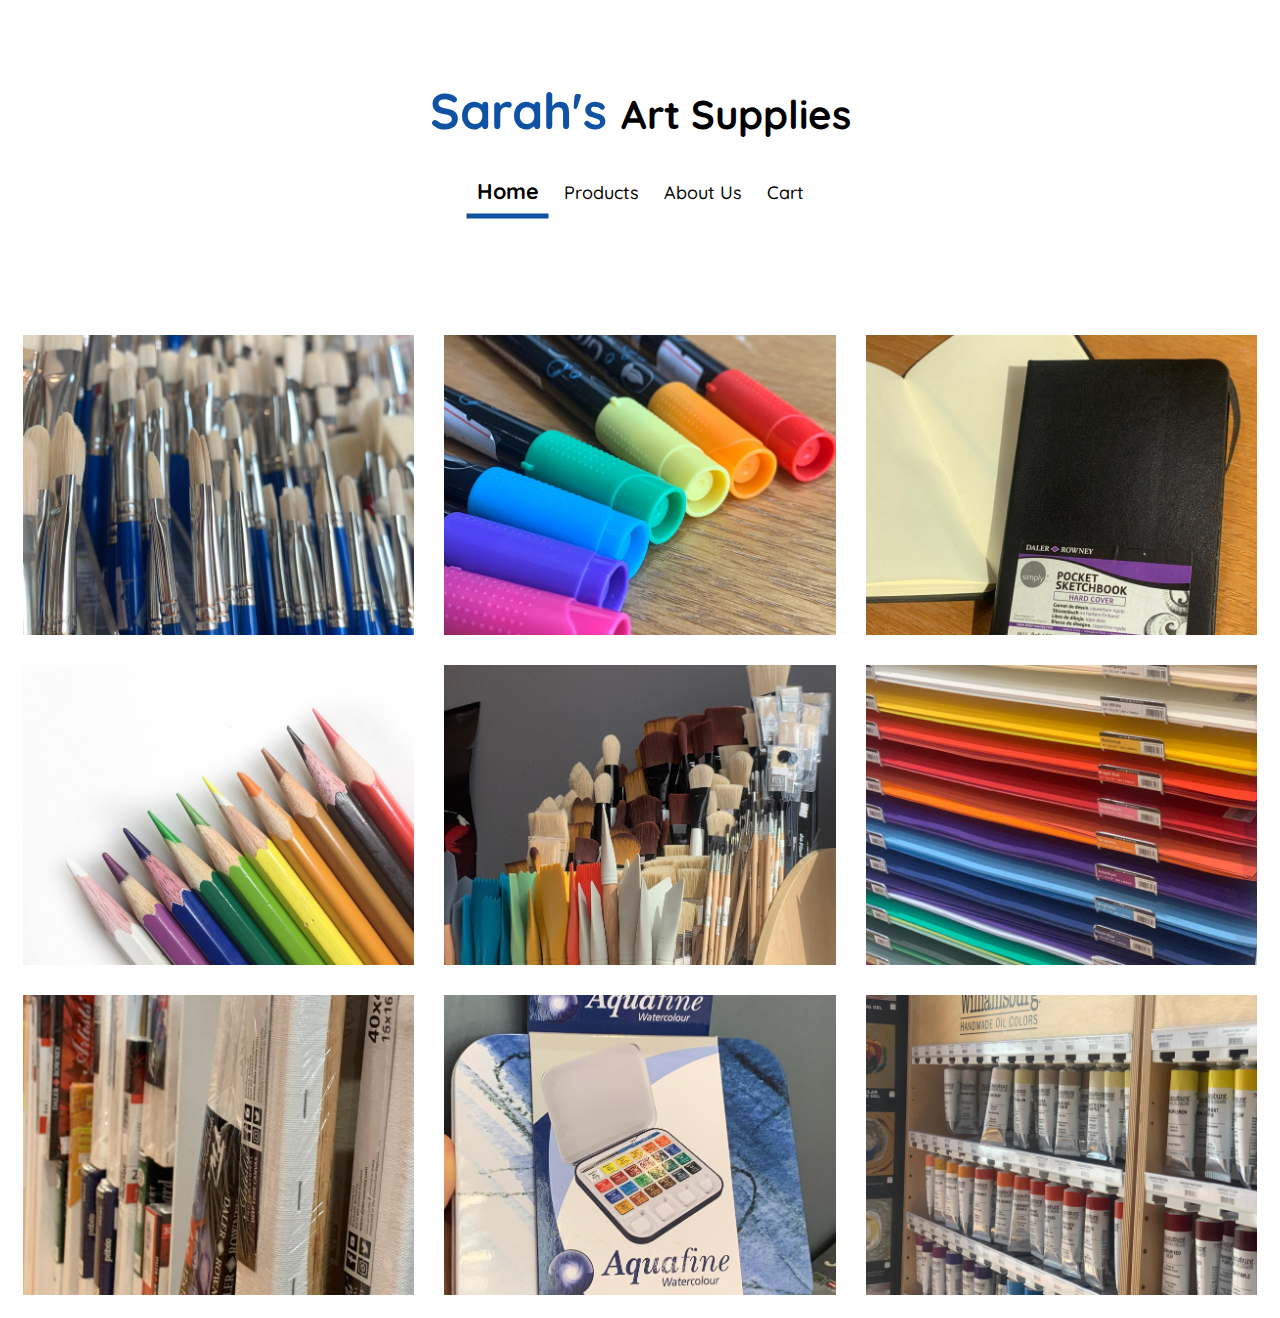
<file: index.html>
<!DOCTYPE html>
<html>

<head>
  <title>Sarah Art Shop</title>
  <link rel="stylesheet" href="styles.css">
  <link href="https://fonts.googleapis.com/css2?family=Quicksand:wght@500&display=swap" rel="stylesheet">
    </head>


      <body>

        <div class="header">
          <div class="centerText">
            <h1> <span style="font-size:50px; color: rgba(15,82,164,1);">  Sarah's </span> Art Supplies </h1>

            </div>
            <div class="centerText navigation">
              <a class="nav-active" href="index.html">Home</a>
              <a class="nav" href="products.html">Products</a>
              <a class="nav" href="aboutus.html">About Us</a>
              <a class="nav" href="cart.html">Cart</a>
              </div>

          </div>

          <div class="grid">
              <div class="item">
                  <div class="item-img" style="background-image:url(resource/aquabrushes.jpeg)"></div>

                  <div class="item-text">
                      Watercolor AquaBrushes
                      <b style="font-weight: 600;"> 15 BD </b>
                  </div>
              </div>

              <div class="item">
                  <div class="item-img" style="background-image:url(resource/markers.jpeg)"></div>

                  <div class="item-text">
                      Waterbased QianShan Fineliners
                      <b style="font-weight: 600;"> 25 BD </b>
                  </div>
              </div>

              <div class="item">
                  <div class="item-img" style="background-image:url(resource/notebook.jpeg)"></div>

                  <div class="item-text">
                      Sketchbook MultiMedia
                      <b style="font-weight: 600;"> 5 BD </b>
                  </div>
              </div>

              <div class="item">
                  <div class="item-img" style="background-image:url(resource/colors.jpg)"></div>

                  <div class="item-text">
                      Color Pencils Begginers
                      <b style="font-weight: 600;"> 8 BD </b>
                  </div>
              </div>

              <div class="item">
                  <div class="item-img" style="background-image:url(resource/tools.jpeg)"></div>

                  <div class="item-text">
                      Acrylic Scraping Tools
                      <b style="font-weight: 600;"> 25 BD </b>
                  </div>
              </div>

              <div class="item">
                  <div class="item-img" style="background-image:url(resource/paper.jpeg)"></div>

                  <div class="item-text">
                      A2 125mg Colored Paper
                      <b style="font-weight: 600;"> 25 BD </b>
                  </div>
              </div>

              <div class="item">
                  <div class="item-img" style="background-image:url(resource/canvas.jpeg)"></div>

                  <div class="item-text">
                      Proffesional Acrylic/Oil Canvases
                      <b style="font-weight: 600;"> 15 BD </b>
                  </div>
              </div>

              <div class="item">
                  <div class="item-img" style="background-image:url(resource/watercolor.jpeg)"></div>

                  <div class="item-text">
                    Watercolors Travel Set
                      <b style="font-weight: 600;"> 35 BD </b>
                  </div>
              </div>

              <div class="item">
                  <div class="item-img" style="background-image:url(resource/oilpaint.jpeg)"></div>

                  <div class="item-text">
                      Hand made Oil Paints
                      <b style="font-weight: 600;"> 15 BD </b>
                  </div>
              </div>
          </div>





    </body>




</html>
</file>
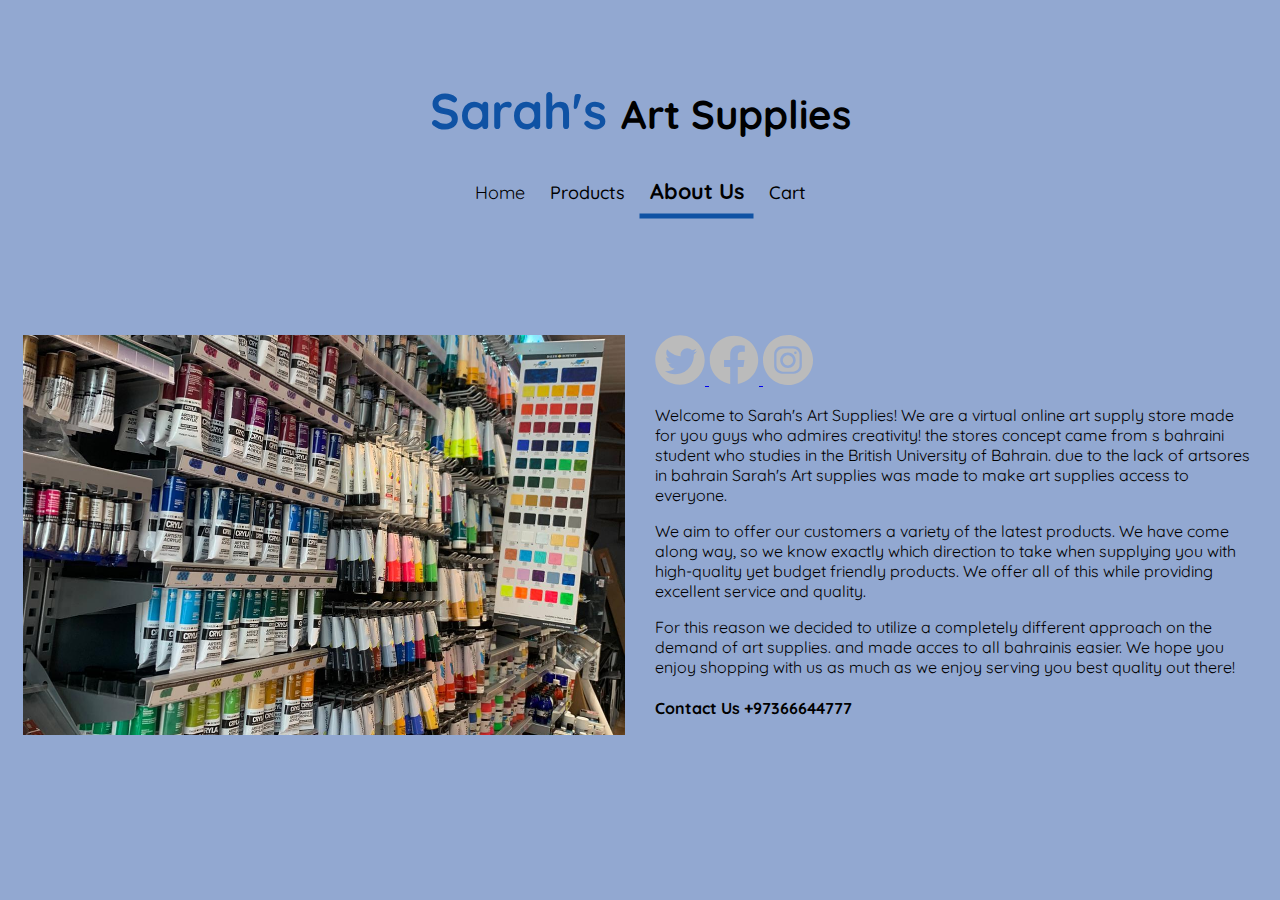
<file: aboutus.html>
<!DOCTYPE html>
<html>

<head>
  <title>About us</title>
  <link rel="stylesheet" href="styles.css">
    <link rel="stylesheet" href="styles2.css">
  <link href="https://fonts.googleapis.com/css2?family=Quicksand:wght@500&display=swap" rel="stylesheet">
    </head>


      <body>

        <div class="header">
          <div class="centerText">
            <h1> <span style="font-size:50px; color: rgba(15,82,164,1);">  Sarah's </span> Art Supplies </h1>

            </div>
            <div class="centerText navigation">
              <a class="active" href="index.html">Home</a>
              <a class="nav" href="products.html">Products</a>
              <a class="nav-active" href="aboutus.html">About Us</a>
              <a class="nav" href="cart.html">Cart</a>
              </div>

          </div>
          <div class="two-col-grid">
              <div class="item">
                  <div class="item-img" style="background-image:url(resource/aboutus.jpeg); height: 400px;"></div>
              </div>
              <div class="item">
                  <a href="https://www.twitter.com">
                      <img class="item-icon" src="resource/twitter-circle.svg" style="height: 50px; width: 50px;">
                  </a>
                  <a href="https://www.facebook.com">
                      <img class="item-icon" src="resource/facebook-circle.svg" style="height: 50px; width: 50px;">
                  </a>
                  <a href="https://www.instagram.com/home">
                      <img class="item-icon" src="resource/instagram-circle.svg" style="height: 50px; width: 50px;">
                  </a>

                  <p>Welcome to Sarah's Art Supplies! We are a  virtual online art supply store made for you guys who admires creativity!
                    the stores concept came from s bahraini student who studies in the British University of Bahrain.
                    due to the lack of artsores in bahrain Sarah's Art supplies was made to make art supplies access to everyone.
                    </p>

                    <p> We aim to offer our customers a variety of the latest products.
                       We have come along way, so we know exactly which direction to take when supplying you with high-quality
                        yet budget friendly products. We offer all of this while providing excellent service and quality.
                  </p>

                      <p>    For this reason we decided to utilize a completely different approach on the demand of art supplies.
                        and made acces to all bahrainis easier. We hope you enjoy shopping with us as much as we enjoy serving you <thead>
                          best quality out there!
                        </thead> </p>

                        <h4> Contact Us +97366644777 <h4>
              </div>
          </div>
</body>

</html>
</file>
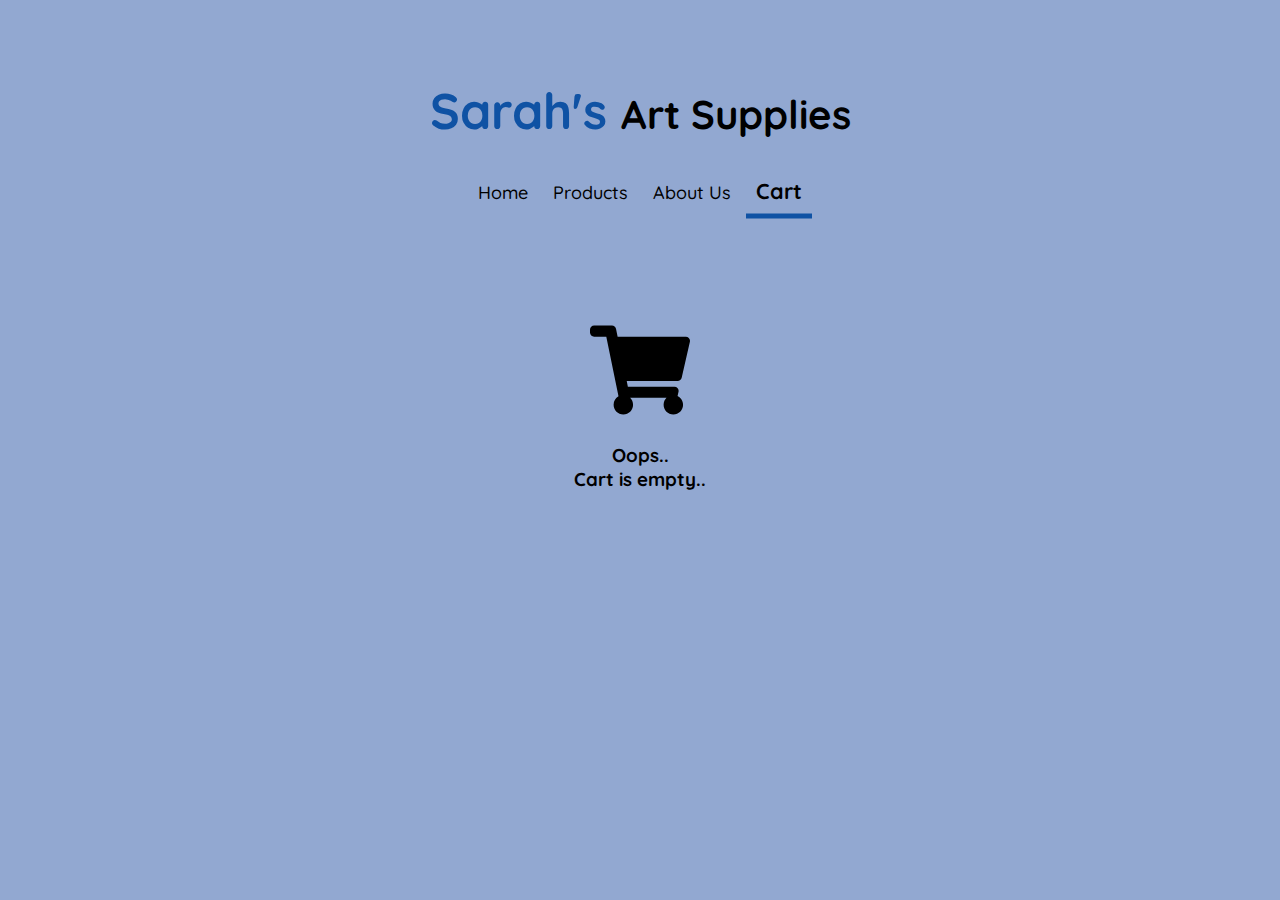
<file: cart.html>
<!DOCTYPE html>
<head>
  <title>Sarah Art Shop</title>
  <link rel="stylesheet" href="styles.css">
    <link rel="stylesheet" href="styles2.css">
  <link href="https://fonts.googleapis.com/css2?family=Quicksand:wght@500&display=swap" rel="stylesheet">
    </head>


      <body>

        <div class="header">
          <div class="centerText">
            <h1> <span style="font-size:50px; color: rgba(15,82,164,1);">  Sarah's </span> Art Supplies </h1>

            </div>
            <div class="centerText navigation">
              <a class="nav" href="index.html">Home</a>
              <a class="nav" href="products.html">Products</a>
              <a class="nav" href="aboutus.html">About Us</a>
              <a class="nav-active" href="cart.html">Cart</a>
              </div>

          </div>

          <div style="text-align: center;" class="centerHeading">
              <img src="resource/shopping-cart-solid.svg" style="height: 100px; width: 100px;">
              <h3>Oops.. <br> Cart is empty..</h3>
          </div>
        </body>
</html>
</file>
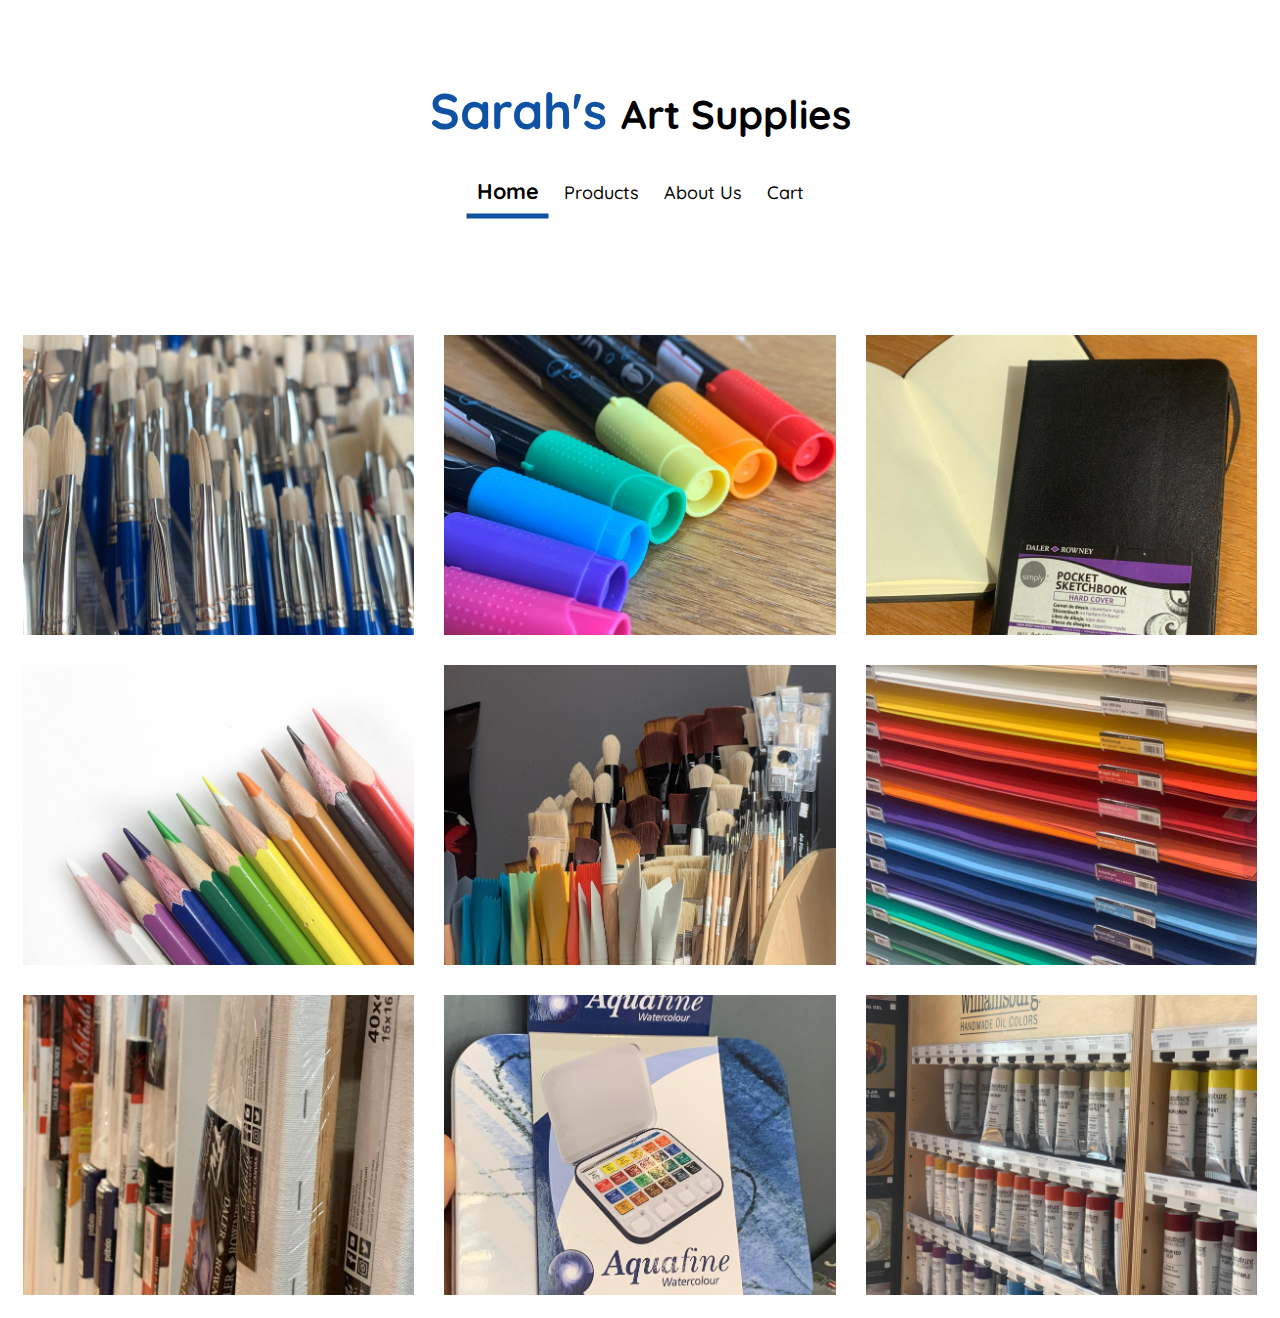
<file: home.html>
<html>

<head>
  <title>Sarah Art Shop</title>
  <link rel="stylesheet" href="styles.css">
  <link href="https://fonts.googleapis.com/css2?family=Quicksand:wght@500&display=swap" rel="stylesheet">
    </head>


      <body>

        <div class="header">
          <div class="centerText">
            <h1> <span style="font-size:50px; color: rgba(15,82,164,1);">  Sarah's </span> Art Supplies </h1>

            </div>
            <div class="centerText navigation">
              <a class="nav-active" href="home.html">Home</a>
              <a class="nav" href="products.html">Products</a>
              <a class="nav" href="aboutus.html">About Us</a>
              <a class="nav" href="cart.html">Cart</a>
              </div>

          </div>

          <div class="grid">
              <div class="item">
                  <div class="item-img" style="background-image:url(resource/aquabrushes.jpeg)"></div>

                  <div class="item-text">
                      Watercolor AquaBrushes
                      <b style="font-weight: 600;"> 15 BD </b>
                  </div>
              </div>

              <div class="item">
                  <div class="item-img" style="background-image:url(resource/markers.jpeg)"></div>

                  <div class="item-text">
                      Waterbased QianShan Fineliners
                      <b style="font-weight: 600;"> 25 BD </b>
                  </div>
              </div>

              <div class="item">
                  <div class="item-img" style="background-image:url(resource/notebook.jpeg)"></div>

                  <div class="item-text">
                      Sketchbook MultiMedia
                      <b style="font-weight: 600;"> 5 BD </b>
                  </div>
              </div>

              <div class="item">
                  <div class="item-img" style="background-image:url(resource/colors.jpg)"></div>

                  <div class="item-text">
                      Color Pencils Begginers
                      <b style="font-weight: 600;"> 8 BD </b>
                  </div>
              </div>

              <div class="item">
                  <div class="item-img" style="background-image:url(resource/tools.jpeg)"></div>

                  <div class="item-text">
                      Acrylic Scraping Tools
                      <b style="font-weight: 600;"> 25 BD </b>
                  </div>
              </div>

              <div class="item">
                  <div class="item-img" style="background-image:url(resource/paper.jpeg)"></div>

                  <div class="item-text">
                      A2 125mg Colored Paper
                      <b style="font-weight: 600;"> 25 BD </b>
                  </div>
              </div>

              <div class="item">
                  <div class="item-img" style="background-image:url(resource/canvas.jpeg)"></div>

                  <div class="item-text">
                      Canvases
                      <b style="font-weight: 600;"> 15 BD </b>
                  </div>
              </div>

              <div class="item">
                  <div class="item-img" style="background-image:url(resource/watercolor.jpeg)"></div>

                  <div class="item-text">
                    Watercolors Travel Set
                      <b style="font-weight: 600;"> 35 BD </b>
                  </div>
              </div>

              <div class="item">
                  <div class="item-img" style="background-image:url(resource/oilpaint.jpeg)"></div>

                  <div class="item-text">
                      Oil Paints
                      <b style="font-weight: 600;"> 15 BD </b>
                  </div>
              </div>
          </div>





    </body>




</html>
</file>
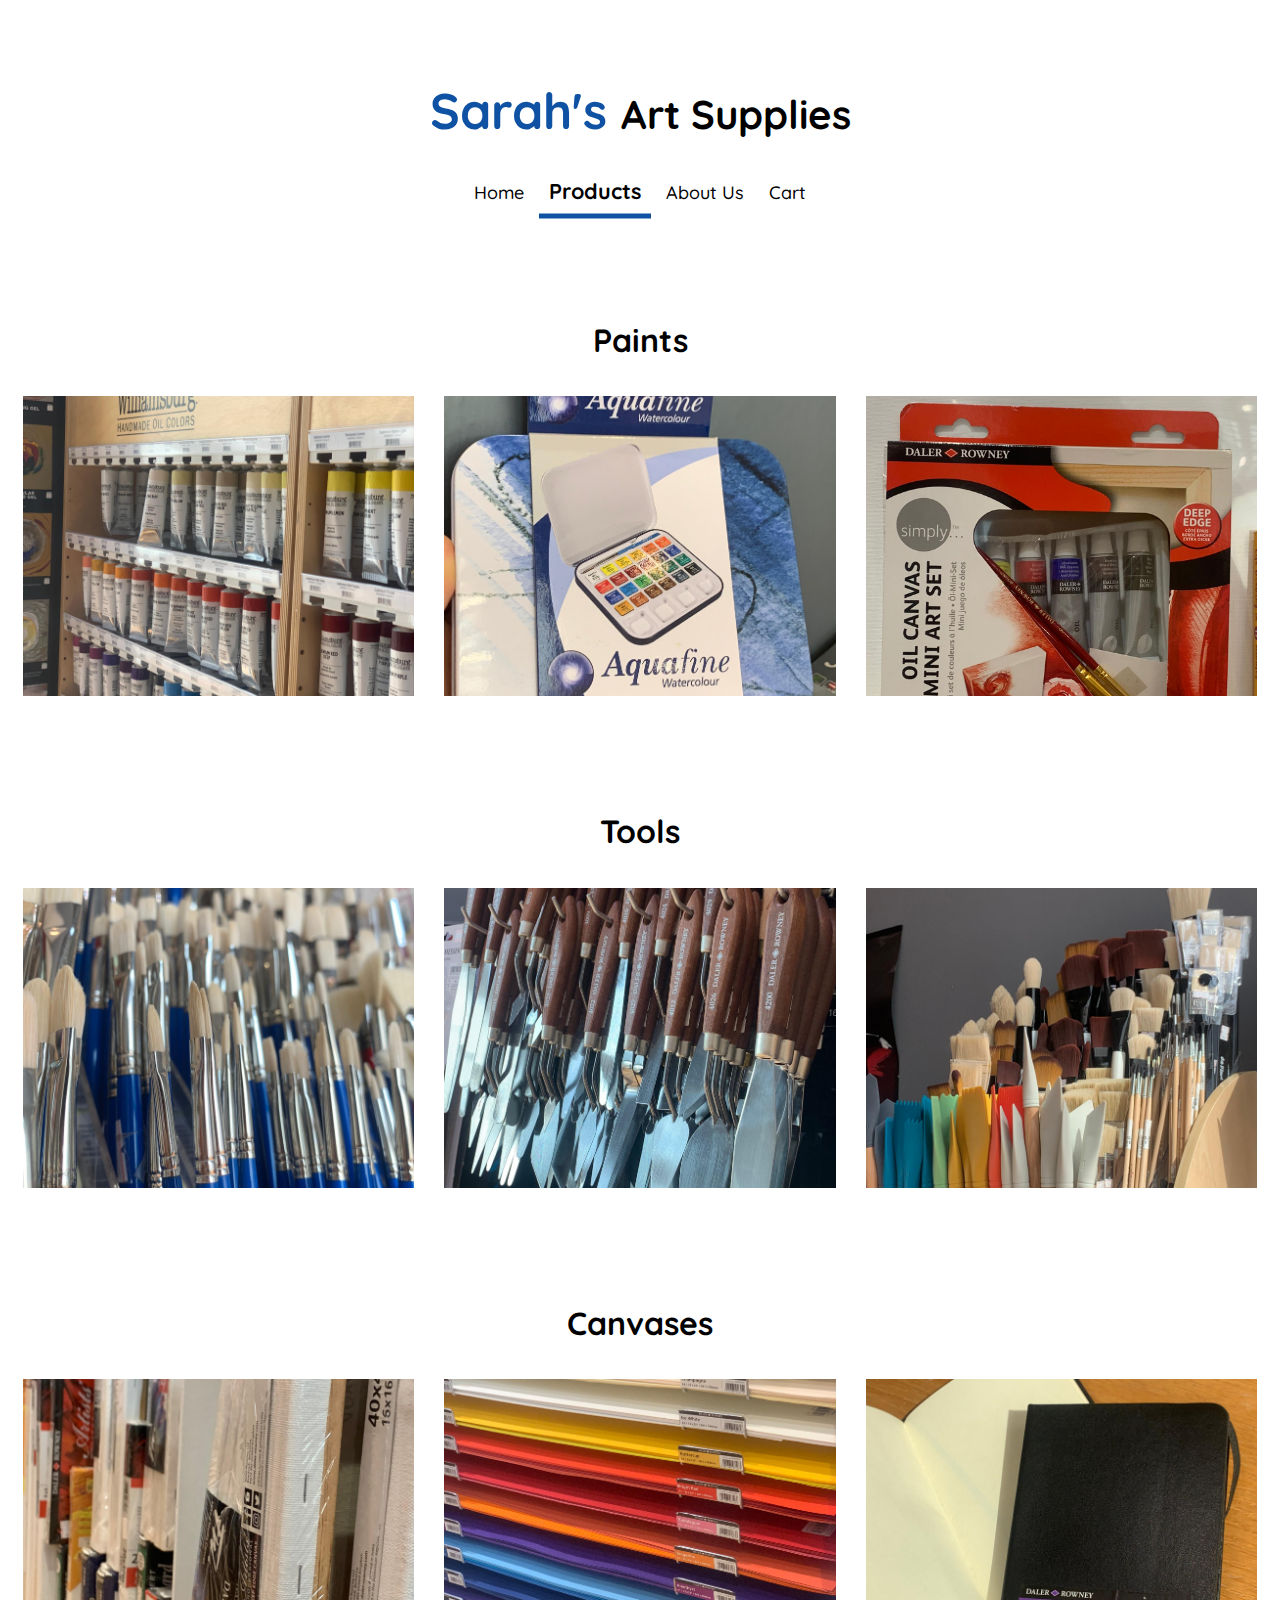
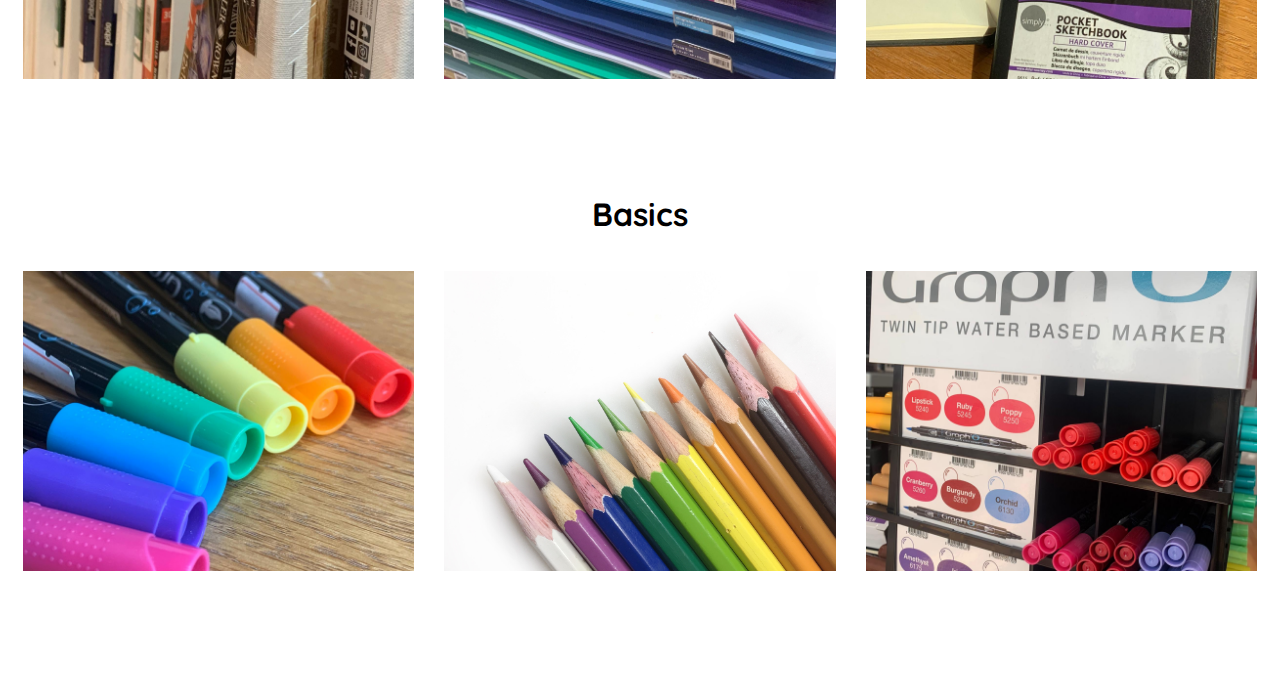
<file: products.html>
<!DOCTYPE html>
<head>
  <title>Sarah Art Shop</title>
  <link rel="stylesheet" href="styles.css">
  <link href="https://fonts.googleapis.com/css2?family=Quicksand:wght@500&display=swap" rel="stylesheet">
    </head>


      <body>

        <div class="header">
          <div class="centerText">
            <h1> <span style="font-size:50px; color: rgba(15,82,164,1);">  Sarah's </span> Art Supplies </h1>

            </div>
            <div class="centerText navigation">
              <a class="nav" href="index.html">Home</a>
              <a class="nav-active" href="products.html">Products</a>
              <a class="nav" href="aboutus.html">About Us</a>
              <a class="nav" href="cart.html">Cart</a>
              </div>

          </div>

          <h1 class="centerHeading">Paints</h1>
          <div class="grid" style="margin-bottom: 100px;">
              <div class="item">
                  <div class="item-img" style="background-image:url(resource/oilpaint.jpeg)"></div>

                  <div class="item-text">
                      Oil Paints Winsor Newton
                      <b style="font-weight: 600;"> 25 BD </b>
                  </div>
              </div>

              <div class="item">
                  <div class="item-img" style="background-image:url(resource/watercolor.jpeg)"></div>

                  <div class="item-text">
                      AquaFine Watercolors
                      <b style="font-weight: 600;"> 25 BD </b>
                      <br>
                      Add to cart
                  </div>
              </div>

              <div class="item">
                  <div class="item-img" style="background-image:url(resource/paint.jpeg)"></div>

                  <div class="item-text">
                  Oil Paints Mini Set
                      <b style="font-weight: 600;"> 25 BD </b>
                  </div>
              </div>
          </div>



          <h1 class="centerHeading">Tools</h1>
          <div class="grid" style="margin-bottom: 100px;">
              <div class="item">
                  <div class="item-img" style="background-image:url(resource/aquabrushes.jpeg)"></div>

                  <div class="item-text">
                      Waterbased QianShan Fineliners
                      <b style="font-weight: 600;"> 25 BD </b>
                  </div>
              </div>

              <div class="item">
                  <div class="item-img" style="background-image:url(resource/tools2.jpeg)"></div>

                  <div class="item-text">
                      Pallet Knife
                      <b style="font-weight: 600;"> 25 BD </b>
                  </div>
              </div>

              <div class="item">
                  <div class="item-img" style="background-image:url(resource/tools.jpeg)"></div>

                  <div class="item-text">
                      Acrylic Scraping tools
                      <b style="font-weight: 600;"> 25 BD </b>
                  </div>
              </div>
          </div>

          <h1 class="centerHeading">Canvases</h1>
          <div class="grid" style="margin-bottom: 100px;">
              <div class="item">
                  <div class="item-img" style="background-image:url(resource/canvas.jpeg)"></div>

                  <div class="item-text">
                      Professional Art Canvas
                      <b style="font-weight: 600;"> 25 BD </b>
                  </div>
              </div>

              <div class="item">
                  <div class="item-img" style="background-image:url(resource/paper.jpeg)"></div>

                  <div class="item-text">
                      A2 sized Colored paper
                      <b style="font-weight: 600;"> 5 BD </b>
                  </div>
              </div>

              <div class="item">
                  <div class="item-img" style="background-image:url(resource/notebook.jpeg)"></div>

                  <div class="item-text">
                      Pocket sized Sketchbook
                      <b style="font-weight: 600;"> 25 BD </b>
                  </div>
              </div>
          </div>

                    <h1 class="centerHeading">Basics</h1>
                    <div class="grid" style="margin-bottom: 100px;">
                        <div class="item">
                            <div class="item-img" style="background-image:url(resource/markers.jpeg)"></div>

                            <div class="item-text">
                                Water Based Markeres
                                <b style="font-weight: 600;"> 28 BD </b>
                            </div>
                        </div>

                        <div class="item">
                            <div class="item-img" style="background-image:url(resource/colors.jpg)"></div>

                            <div class="item-text">
                                Coloring Pencil Set
                                <b style="font-weight: 600;"> 5 BD </b>
                            </div>
                        </div>

                        <div class="item">
                            <div class="item-img" style="background-image:url(resource/graph.jpeg)"></div>

                            <div class="item-text">
                                Graph Water based coloring set
                                <b style="font-weight: 600;"> 25 BD </b>
                            </div>
                        </div>
                    </div>

        </body>
    </html>
</file>
<file: styles.css>
body {
  font-family: "Quicksand",sans-serif;
}


.centerText{
  position: absolute;
  top: 50%;
  left: 50%;
transform: translate(-50%,-50%);
transition: 1s;
}

.navigation{
  margin-top: 80px;
  font-size: large;
}

.navigation a{
  color:black;
  text-decoration: none;
  padding:10px;
}

.nav-active{
  transition: 0.5s;
  border-bottom: solid rgba(15,82,164,1) 5px;
  font-size: larger;
  font-weight: 800;
}

.nav {
  font-weight: 500;
}

.nav:hover{
  transition: 0.5s;
  border-bottom: solid rgba(15,82,164,1) 5px;
  font-size: larger;
  font-weight: 800;

}

.header {
  position:relative;
  text-align: center;
  margin-bottom: 180px;
  margin-top: 80px;
}

.header {
  padding: 30px;
  text-align: center;
  color: black;
  font-size: 20px;
}

.grid {
    display: grid;
    grid-template-columns: 1fr 1fr 1fr;
}

.item {
    position: relative;
    padding: 15px;
    overflow: hidden;
}

.item:hover {
    transition: 0.5s;
    filter: brightness(70%);
}

.item-img {
    background-size: cover;
    background-position: center;
    background-repeat: no-repeat;
    height: 300px;
    width: 100%;
}

.item-text {
    position: absolute;
    top: 0;
    display: flex;
    flex-direction: column;
    justify-content: center;
    align-items: center;
    height: 100%;
    text-align: center;
    padding-left: 100px;
    padding-right: 100px;
    color: transparent;
    font-size: x-large;
    overflow: hidden;
}

.item-text:hover{
    color: black;
    font-weight: 600;
    filter: brightness(100%);
    background: rgb(15,82,164);
    background: linear-gradient(40deg, rgba(15,82,164,1) 0%, rgba(51,217,212,1) 76%);
}

.item-icon:hover {
    transform: scale(1.2);
}

.two-col-grid {
    display: grid;
    grid-template-columns: 1fr 1fr;
}

.centerHeading {
    text-align: center;
    transition: 1s;
}

.centerHeading:hover {
    transform: scale(1.5);
}
</file>
<file: styles2.css>
body {background-color: #92a8d1;}
</file>
